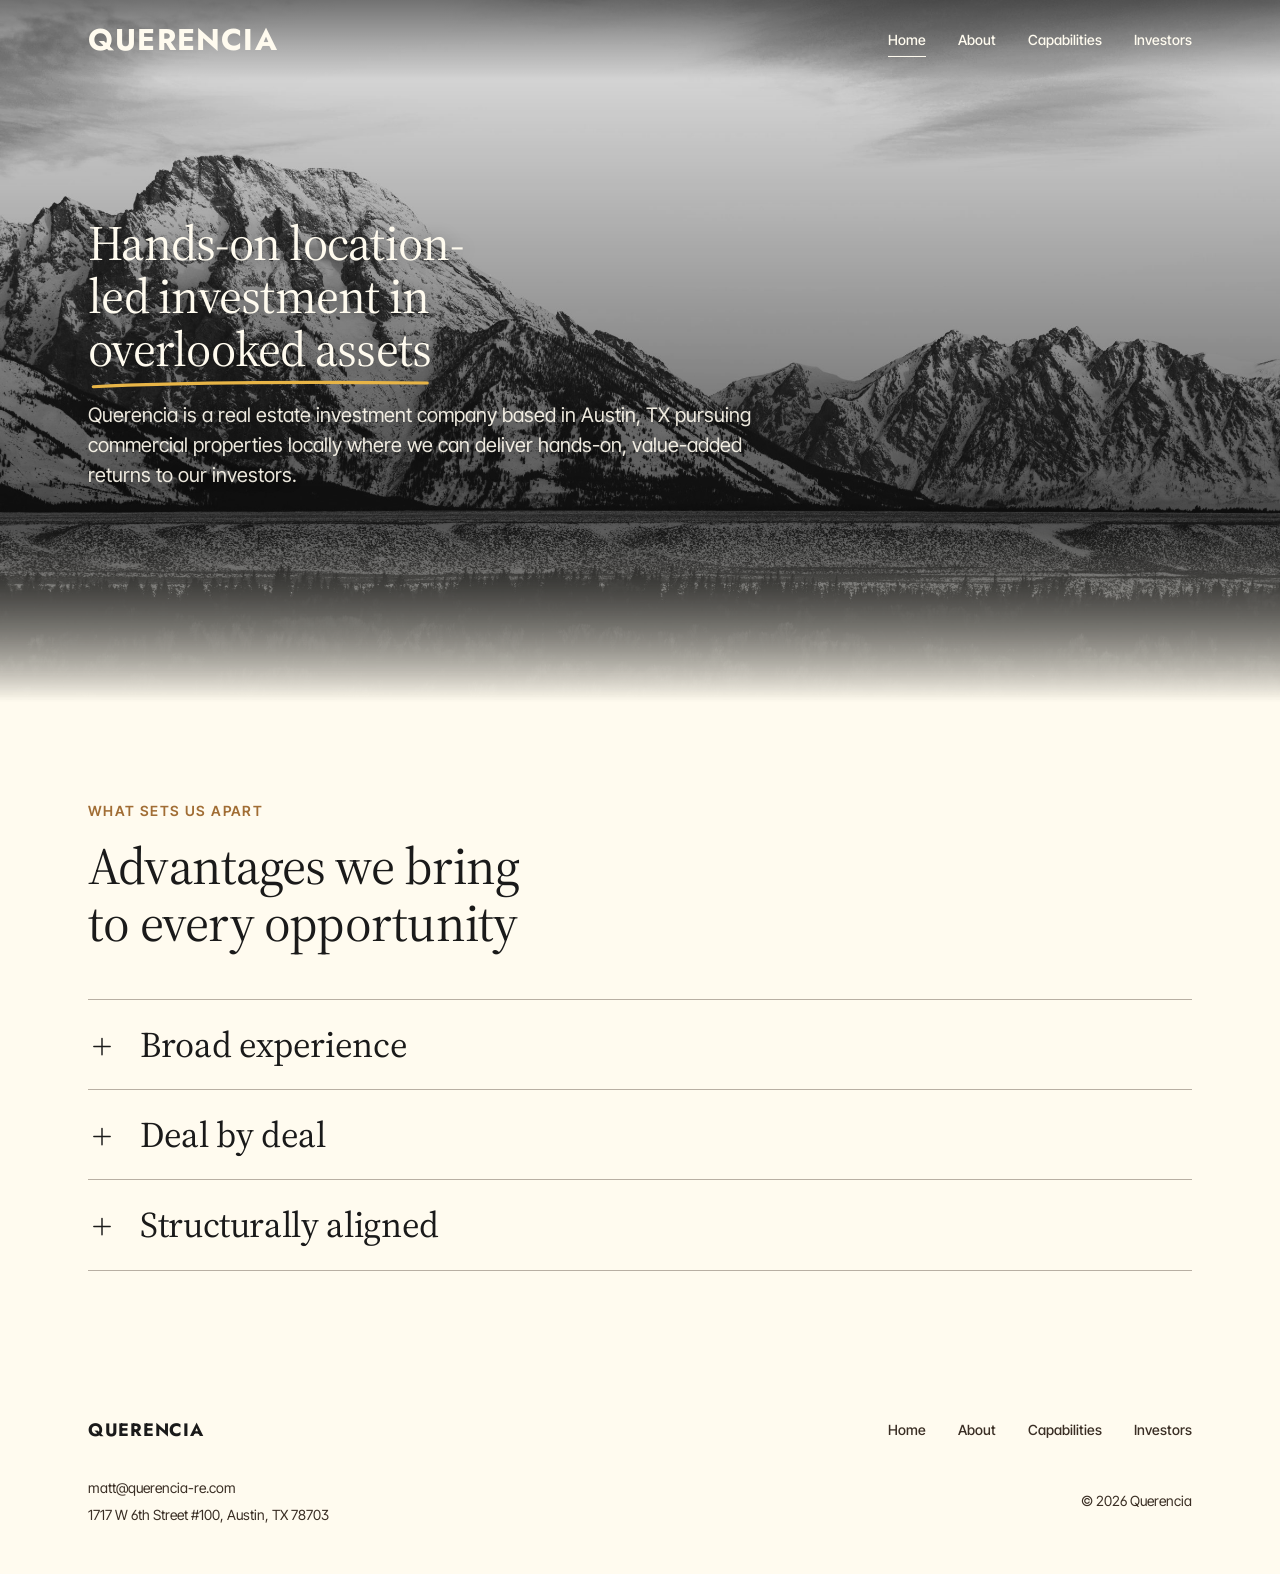
<file: index.html>
<!doctype html>
<html lang="en">
<head>
  <meta charset="utf-8" />
  <meta name="viewport" content="width=device-width, initial-scale=1" />
  <title>Querencia</title>
  <meta name="description" content="Querencia is a real estate investment company based in Austin, TX pursuing $1–20mm acquisitions in Central Texas." />
  <link rel="canonical" href="https://querencia-re.com/" />

  <link rel="preconnect" href="https://fonts.googleapis.com">
  <link rel="preconnect" href="https://fonts.gstatic.com" crossorigin>
  <link rel="stylesheet" href="https://fonts.googleapis.com/css2?family=Inter+Tight:ital,wght@0,400;0,500;0,600;0,700;1,400&family=Jost:wght@500;600;700&family=Source+Serif+4:ital,wght@0,400;0,600;1,400&display=swap">

  <link rel="stylesheet" href="styles.css">
</head>
<body>
  <a class="skip-link" href="#main">Skip to content</a>

  <header class="site-header">
    <div class="container">
      <a class="wordmark" href="/" aria-label="Querencia — home">QUERENCIA</a>

      <nav class="site-nav site-nav--desktop" aria-label="Primary">
        <a class="nav-link" href="/" aria-current="page">Home</a>
        <a class="nav-link" href="/about">About</a>
        <a class="nav-link" href="/capabilities">Capabilities</a>
        <a class="nav-link" href="/investors">Investors</a>
      </nav>

      <button class="nav-toggle" aria-label="Open menu" aria-expanded="false" aria-controls="mobile-nav" type="button">
        <svg viewBox="0 0 24 24" fill="none" stroke="currentColor" stroke-width="1.75" stroke-linecap="round" aria-hidden="true">
          <path d="M12 5v14M5 12h14"/>
        </svg>
      </button>
    </div>

    <nav id="mobile-nav" class="site-nav--mobile" aria-label="Primary" aria-hidden="true">
      <div class="container">
        <a class="mobile-nav-link" href="/" aria-current="page" tabindex="-1">Home</a>
        <a class="mobile-nav-link" href="/about" tabindex="-1">About</a>
        <a class="mobile-nav-link" href="/capabilities" tabindex="-1">Capabilities</a>
        <a class="mobile-nav-link" href="/investors" tabindex="-1">Investors</a>
      </div>
    </nav>
  </header>

  <main id="main">
    <div class="page-shell">
      <section class="hero hero-home">
        <img class="hero-img" src="img/HomeBW.jpg" alt="Live oak canopy at golden hour, Central Texas" fetchpriority="high" />
        <div class="hero-scrim" aria-hidden="true"></div>
        <div class="hero-content">
          <div class="container">
            <h1>Hands-on location-led investment in <em>overlooked assets</em></h1>
            <p class="hero-sub">Querencia is a real estate investment company based in Austin, TX pursuing commercial properties locally where we can deliver hands-on, value-added returns to our investors.</p>
          </div>
        </div>
      </section>

      <section class="section">
        <div class="container">
          <div class="section-head">
            <span class="eyebrow">What sets us apart</span>
            <h2>Advantages we bring to every opportunity</h2>
          </div>

          <div class="accordion-list">
            <details class="accordion-item" name="principles">
              <summary>
                <span class="accordion-icon" aria-hidden="true">
                  <svg viewBox="0 0 24 24" fill="none" stroke="currentColor" stroke-width="1.25" stroke-linecap="round">
                    <path d="M12 5v14M5 12h14" />
                  </svg>
                </span>
                <span>Broad experience</span>
              </summary>
              <div class="accordion-content">
                <p>Most lower-middle-market sponsors have experience limiting them to pursue one asset type. It helps them raise capital but ties their hands when their strategy falls out of favor, leaving them either chasing deals that no longer pencil, accepting lower returns, or sitting out of cycles entirely.</p>
                <p>Our principal's experience spans transacting on &gt; $685MM of properties and investing &gt; $230MM into nearly every asset class, from multifamily to mobile home parks, shopping centers to industrial buildings, hotels to creative office, and across 10+ MSAs. Our depth of experience in a broad range of asset types and geographies allows us to form a thesis, identify and mitigate the real risks, and get ahead of capital. This enables us to bring our investors the best available opportunity at any point in the cycle.</p>
              </div>
            </details>

            <details class="accordion-item" name="principles">
              <summary>
                <span class="accordion-icon" aria-hidden="true">
                  <svg viewBox="0 0 24 24" fill="none" stroke="currentColor" stroke-width="1.25" stroke-linecap="round">
                    <path d="M12 5v14M5 12h14" />
                  </svg>
                </span>
                <span>Deal by deal</span>
              </summary>
              <div class="accordion-content">
                <p>We offer investments on a deal-by-deal basis. Capital and risk are matched deliberately, allowing investors to see the asset, the structure, and the business plan before committing.</p>
              </div>
            </details>

            <details class="accordion-item" name="principles">
              <summary>
                <span class="accordion-icon" aria-hidden="true">
                  <svg viewBox="0 0 24 24" fill="none" stroke="currentColor" stroke-width="1.25" stroke-linecap="round">
                    <path d="M12 5v14M5 12h14" />
                  </svg>
                </span>
                <span>Structurally aligned</span>
              </summary>
              <div class="accordion-content">
                <p>A lean team lets us build each deal around a performance-oriented structure. Most institutional sponsors carry large overhead requiring them to tack fees onto every service they offer, earning substantial economics before a single dollar is returned to investors.</p>
                <p>We are built to earn the bulk of our compensation on the back-end, when our investors are thrilled to pay it.</p>
              </div>
            </details>
          </div>
        </div>
      </section>
    </div>
  </main>

  <footer class="site-footer">
    <div class="container">
      <div class="footer-top">
        <a class="footer-wordmark" href="/" aria-label="Querencia — home">QUERENCIA</a>
        <nav class="footer-nav" aria-label="Footer">
          <a class="footer-nav-link" href="/">Home</a>
          <a class="footer-nav-link" href="/about">About</a>
          <a class="footer-nav-link" href="/capabilities">Capabilities</a>
          <a class="footer-nav-link" href="/investors">Investors</a>
        </nav>
      </div>
      <div class="footer-meta">
        <div class="footer-contact">
          <a href="mailto:matt@querencia-re.com">matt@querencia-re.com</a>
          <span class="footer-address">1717 W 6th Street #100, Austin, TX 78703</span>
        </div>
        <span>© 2026 Querencia</span>
      </div>
    </div>
  </footer>

  <script src="site.js" defer></script>
</body>
</html>
</file>
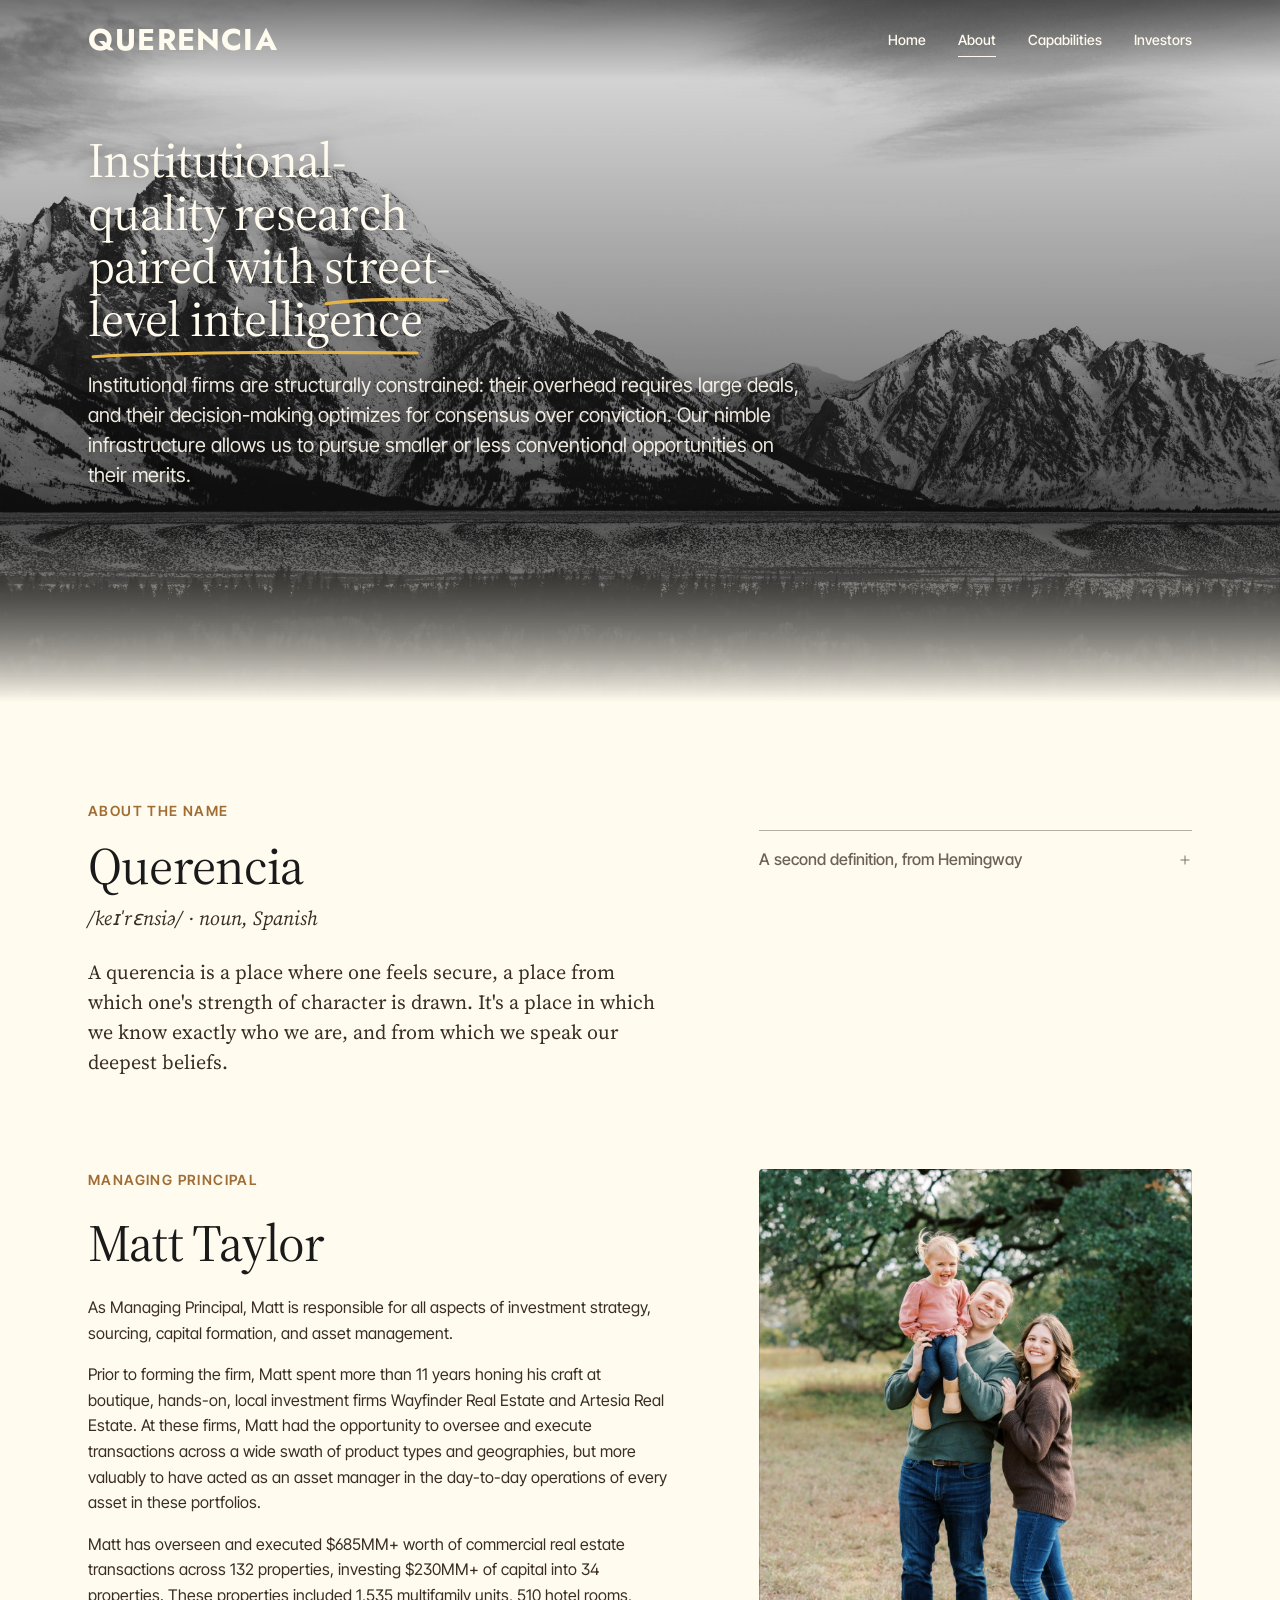
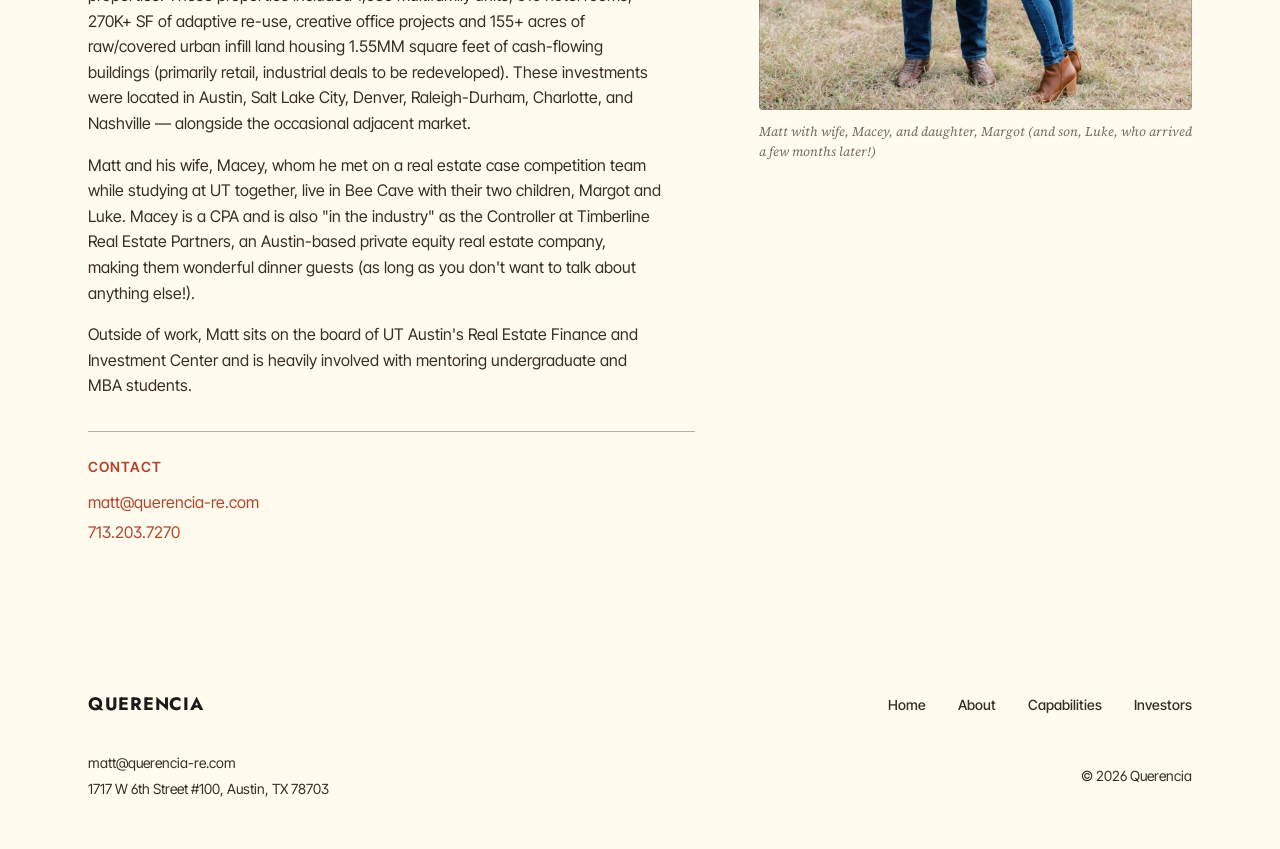
<file: about.html>
<!doctype html>
<html lang="en">
<head>
  <meta charset="utf-8" />
  <meta name="viewport" content="width=device-width, initial-scale=1" />
  <title>Querencia: About</title>
  <meta name="description" content="About Querencia — small-team, location-led real estate investment in Central Texas." />
  <link rel="canonical" href="https://querencia-re.com/about" />

  <link rel="preconnect" href="https://fonts.googleapis.com">
  <link rel="preconnect" href="https://fonts.gstatic.com" crossorigin>
  <link rel="stylesheet" href="https://fonts.googleapis.com/css2?family=Inter+Tight:ital,wght@0,400;0,500;0,600;0,700;1,400&family=Jost:wght@500;600;700&family=Source+Serif+4:ital,wght@0,400;0,600;1,400&display=swap">

  <link rel="stylesheet" href="styles.css">
</head>
<body>
  <a class="skip-link" href="#main">Skip to content</a>

  <header class="site-header">
    <div class="container">
      <a class="wordmark" href="/" aria-label="Querencia — home">QUERENCIA</a>

      <nav class="site-nav site-nav--desktop" aria-label="Primary">
        <a class="nav-link" href="/">Home</a>
        <a class="nav-link" href="/about" aria-current="page">About</a>
        <a class="nav-link" href="/capabilities">Capabilities</a>
        <a class="nav-link" href="/investors">Investors</a>
      </nav>

      <button class="nav-toggle" aria-label="Open menu" aria-expanded="false" aria-controls="mobile-nav" type="button">
        <svg viewBox="0 0 24 24" fill="none" stroke="currentColor" stroke-width="1.75" stroke-linecap="round" aria-hidden="true">
          <path d="M12 5v14M5 12h14"/>
        </svg>
      </button>
    </div>

    <nav id="mobile-nav" class="site-nav--mobile" aria-label="Primary" aria-hidden="true">
      <div class="container">
        <a class="mobile-nav-link" href="/" tabindex="-1">Home</a>
        <a class="mobile-nav-link" href="/about" aria-current="page" tabindex="-1">About</a>
        <a class="mobile-nav-link" href="/capabilities" tabindex="-1">Capabilities</a>
        <a class="mobile-nav-link" href="/investors" tabindex="-1">Investors</a>
      </div>
    </nav>
  </header>

  <main id="main">
    <div class="page-shell">
      <section class="hero">
        <img class="hero-img" src="img/HomeBW.jpg" alt="Central Texas oaks at dusk" fetchpriority="high" />
        <div class="hero-scrim" aria-hidden="true"></div>
        <div class="hero-content">
          <div class="container">
            <h1>Institutional-quality research paired with <em>street-level intelligence</em></h1>
            <p class="hero-sub">Institutional firms are structurally constrained: their overhead requires large deals, and their decision-making optimizes for consensus over conviction. Our nimble infrastructure allows us to pursue smaller or less conventional opportunities on their merits.</p>
          </div>
        </div>
      </section>

      <section class="section section--bottom-36">
        <div class="container">
          <div class="two-col">
            <div>
              <span class="eyebrow">About the name</span>
              <h2 class="chapter-headline" style="margin-bottom: var(--space-2);">Querencia</h2>
              <p class="editorial-body" style="line-height: 1.5; color: var(--text-body); max-width: 580px; font-size: 20px; font-style: italic; margin: 0 0 var(--space-6) 0;">
                /keɪˈrɛnsiə/ &middot; noun, Spanish
              </p>
              <p class="editorial-body" style="line-height: 1.5; color: var(--text-body); max-width: 580px; font-size: 20px;">
                A querencia is a place where one feels secure, a place from which one's strength of character is drawn. It's a place in which we know exactly who we are, and from which we speak our deepest beliefs.
              </p>
            </div>
            <div>
              <details class="disclosure disclosure--muted">
                <summary>
                  <span>A second definition, from Hemingway</span>
                  <svg class="disclosure-icon" viewBox="0 0 24 24" fill="none" stroke="currentColor" stroke-width="1.5" stroke-linecap="round" aria-hidden="true">
                    <path d="M12 5v14M5 12h14" />
                  </svg>
                </summary>
                <div class="disclosure-content">
                  <p class="editorial-body" style="font-family: var(--font-serif); font-style: italic; font-size: 16px;">
                    In Hemingway's <em>Death in the Afternoon</em>, he described it as a place the bull naturally wants to go in the ring, a preferred locality… It is a place which develops in the course of the fight where the bull makes his home. It does not usually show at once, but develops in his brain as the fight goes on. In this place he feels that he has his back against the wall and in his querencia he is inestimably more dangerous and almost impossible to kill.
                  </p>
                </div>
              </details>
            </div>
          </div>
        </div>
      </section>

      <section class="section section--cream section--top-36">
        <div class="container">
          <div class="principal">
            <figure class="principal-photo-wrap">
              <img class="principal-photo" src="img/matt.jpg" alt="Matt Taylor, Managing Principal" />
              <figcaption class="principal-caption">
                Matt with wife, Macey, and daughter, Margot (and son, Luke, who arrived a few months later!)
              </figcaption>
            </figure>
            <div class="principal-bio">
              <span class="principal-title">Managing Principal</span>
              <h3 class="principal-name">Matt Taylor</h3>

              <div style="margin-top: var(--space-6);">
                <p>As Managing Principal, Matt is responsible for all aspects of investment strategy, sourcing, capital formation, and asset management.</p>
                <p>Prior to forming the firm, Matt spent more than 11 years honing his craft at boutique, hands-on, local investment firms Wayfinder Real Estate and Artesia Real Estate. At these firms, Matt had the opportunity to oversee and execute transactions across a wide swath of product types and geographies, but more valuably to have acted as an asset manager in the day-to-day operations of every asset in these portfolios.</p>
                <p>Matt has overseen and executed $685MM+ worth of commercial real estate transactions across 132 properties, investing $230MM+ of capital into 34 properties. These properties included 1,535 multifamily units, 510 hotel rooms, 270K+ SF of adaptive re-use, creative office projects and 155+ acres of raw/covered urban infill land housing 1.55MM square feet of cash-flowing buildings (primarily retail, industrial deals to be redeveloped). These investments were located in Austin, Salt Lake City, Denver, Raleigh-Durham, Charlotte, and Nashville — alongside the occasional adjacent market.</p>
                <p>Matt and his wife, Macey, whom he met on a real estate case competition team while studying at UT together, live in Bee Cave with their two children, Margot and Luke. Macey is a CPA and is also "in the industry" as the Controller at Timberline Real Estate Partners, an Austin-based private equity real estate company, making them wonderful dinner guests (as long as you don't want to talk about anything else!).</p>
                <p>Outside of work, Matt sits on the board of UT Austin's Real Estate Finance and Investment Center and is heavily involved with mentoring undergraduate and MBA students.</p>
              </div>

              <div class="contact-block">
                Contact
                <div class="contact-rows">
                  <a href="mailto:matt@querencia-re.com">matt@querencia-re.com</a>
                  <a href="tel:+17132037270">713.203.7270</a>
                </div>
              </div>
            </div>
          </div>
        </div>
      </section>
    </div>
  </main>

  <footer class="site-footer">
    <div class="container">
      <div class="footer-top">
        <a class="footer-wordmark" href="/" aria-label="Querencia — home">QUERENCIA</a>
        <nav class="footer-nav" aria-label="Footer">
          <a class="footer-nav-link" href="/">Home</a>
          <a class="footer-nav-link" href="/about">About</a>
          <a class="footer-nav-link" href="/capabilities">Capabilities</a>
          <a class="footer-nav-link" href="/investors">Investors</a>
        </nav>
      </div>
      <div class="footer-meta">
        <div class="footer-contact">
          <a href="mailto:matt@querencia-re.com">matt@querencia-re.com</a>
          <span class="footer-address">1717 W 6th Street #100, Austin, TX 78703</span>
        </div>
        <span>© 2026 Querencia</span>
      </div>
    </div>
  </footer>

  <script src="site.js" defer></script>
</body>
</html>
</file>
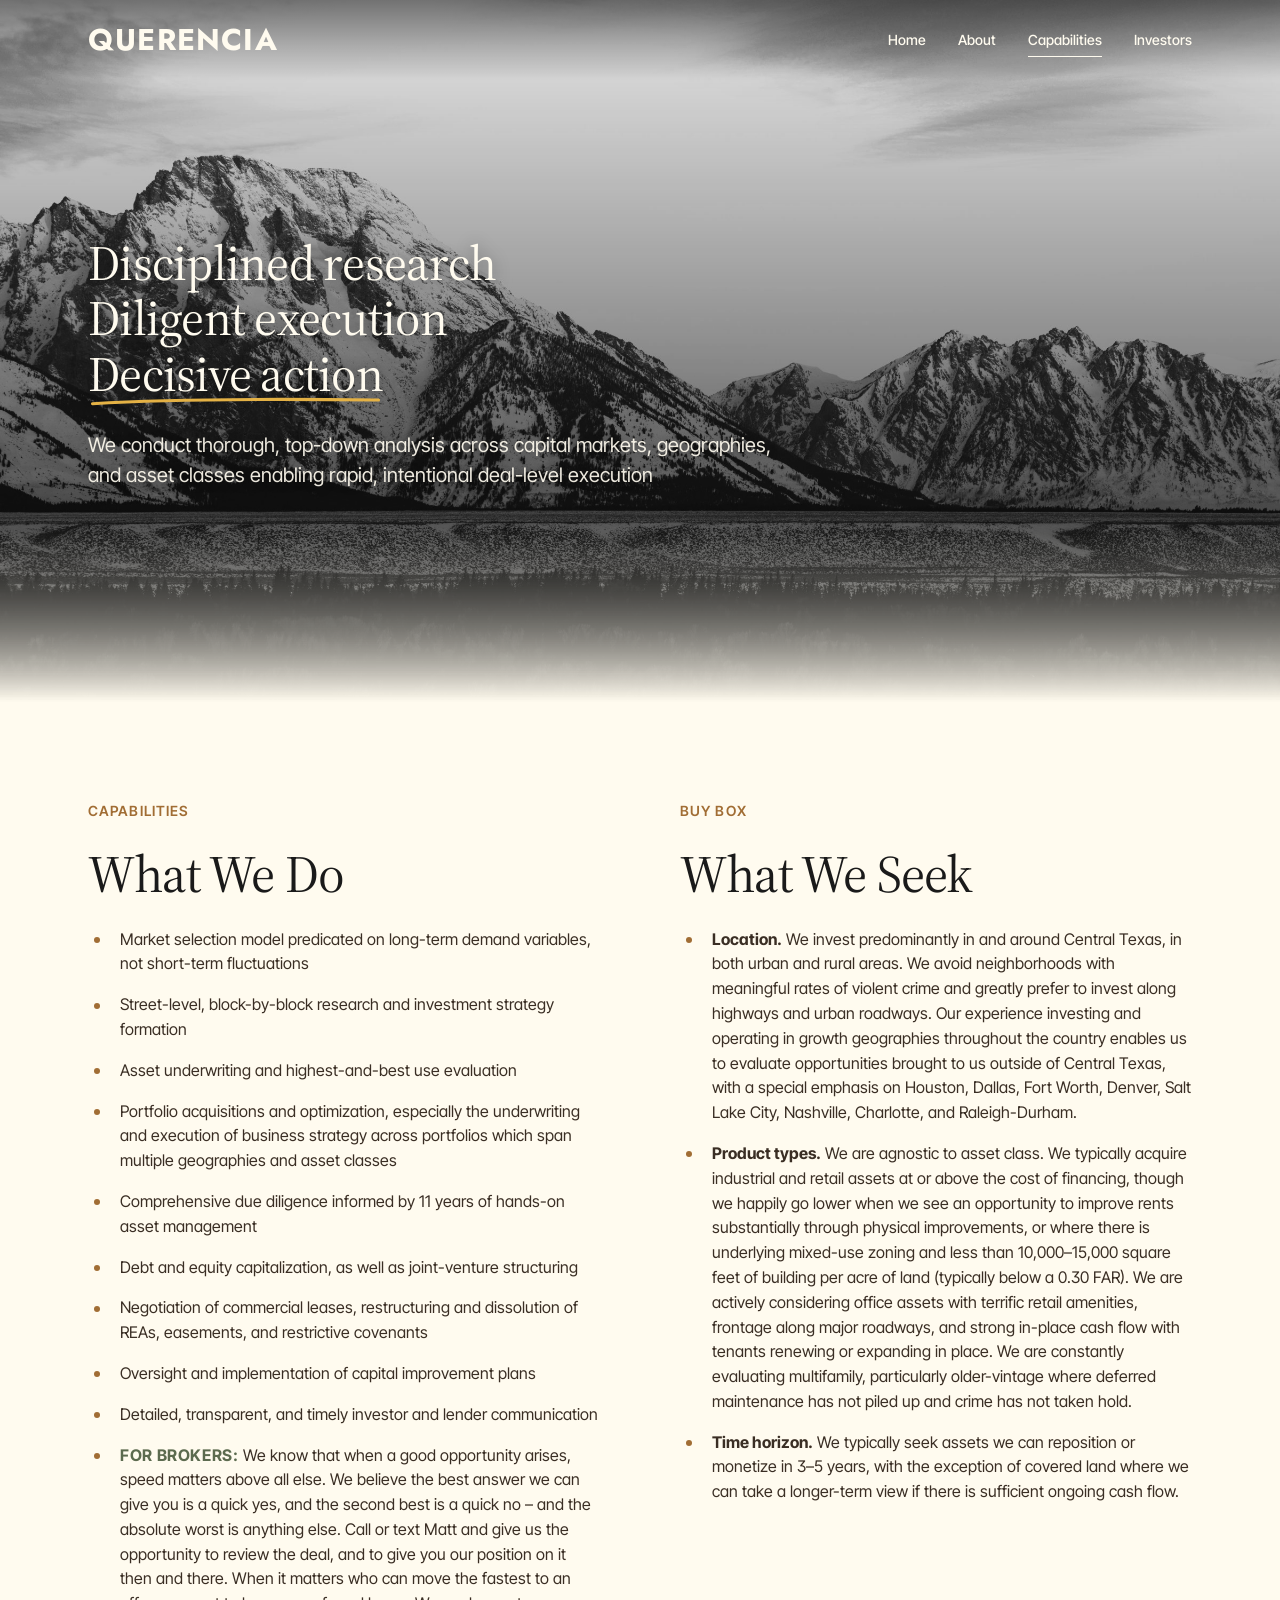
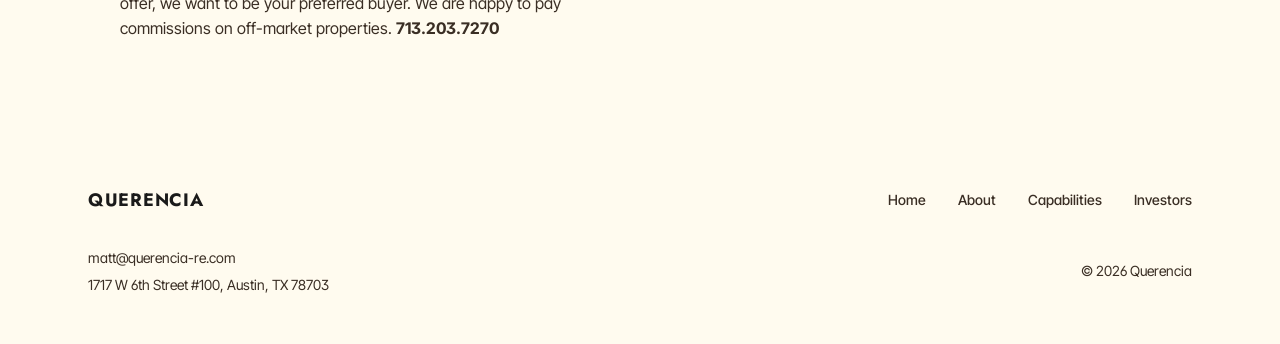
<file: capabilities.html>
<!doctype html>
<html lang="en">
<head>
  <meta charset="utf-8" />
  <meta name="viewport" content="width=device-width, initial-scale=1" />
  <title>Querencia: Capabilities</title>
  <meta name="description" content="What we do and what we seek — Querencia's capabilities and buy box." />
  <link rel="canonical" href="https://querencia-re.com/capabilities" />

  <link rel="preconnect" href="https://fonts.googleapis.com">
  <link rel="preconnect" href="https://fonts.gstatic.com" crossorigin>
  <link rel="stylesheet" href="https://fonts.googleapis.com/css2?family=Inter+Tight:ital,wght@0,400;0,500;0,600;0,700;1,400&family=Jost:wght@500;600;700&family=Source+Serif+4:ital,wght@0,400;0,600;1,400&display=swap">

  <link rel="stylesheet" href="styles.css">
</head>
<body>
  <a class="skip-link" href="#main">Skip to content</a>

  <header class="site-header">
    <div class="container">
      <a class="wordmark" href="/" aria-label="Querencia — home">QUERENCIA</a>

      <nav class="site-nav site-nav--desktop" aria-label="Primary">
        <a class="nav-link" href="/">Home</a>
        <a class="nav-link" href="/about">About</a>
        <a class="nav-link" href="/capabilities" aria-current="page">Capabilities</a>
        <a class="nav-link" href="/investors">Investors</a>
      </nav>

      <button class="nav-toggle" aria-label="Open menu" aria-expanded="false" aria-controls="mobile-nav" type="button">
        <svg viewBox="0 0 24 24" fill="none" stroke="currentColor" stroke-width="1.75" stroke-linecap="round" aria-hidden="true">
          <path d="M12 5v14M5 12h14"/>
        </svg>
      </button>
    </div>

    <nav id="mobile-nav" class="site-nav--mobile" aria-label="Primary" aria-hidden="true">
      <div class="container">
        <a class="mobile-nav-link" href="/" tabindex="-1">Home</a>
        <a class="mobile-nav-link" href="/about" tabindex="-1">About</a>
        <a class="mobile-nav-link" href="/capabilities" aria-current="page" tabindex="-1">Capabilities</a>
        <a class="mobile-nav-link" href="/investors" tabindex="-1">Investors</a>
      </div>
    </nav>
  </header>

  <main id="main">
    <div class="page-shell">
      <section class="hero">
        <img class="hero-img" src="img/HomeBW.jpg" alt="Live oak canopy at golden hour, Central Texas" fetchpriority="high" />
        <div class="hero-scrim" aria-hidden="true"></div>
        <div class="hero-content">
          <div class="container">
            <div class="tagline-stack">
              <span>Disciplined research</span>
              <span>Diligent execution</span>
              <span class="tagline-accent">Decisive action</span>
            </div>
            <p class="hero-sub">We conduct thorough, top-down analysis across capital markets, geographies, and asset classes enabling rapid, intentional deal-level execution</p>
          </div>
        </div>
      </section>

      <section class="section">
        <div class="container">
          <div class="two-col two-col--equal">
            <div>
              <div class="chapter">
                <span class="eyebrow-rule">Capabilities</span>
                <h2 class="chapter-headline">What We Do</h2>
              </div>
              <ul class="bullet-dot-list">
                <li>Market selection model predicated on long-term demand variables, not short-term fluctuations</li>
                <li>Street-level, block-by-block research and investment strategy formation</li>
                <li>Asset underwriting and highest-and-best use evaluation</li>
                <li>Portfolio acquisitions and optimization, especially the underwriting and execution of business strategy across portfolios which span multiple geographies and asset classes</li>
                <li>Comprehensive due diligence informed by 11 years of hands-on asset management</li>
                <li>Debt and equity capitalization, as well as joint-venture structuring</li>
                <li>Negotiation of commercial leases, restructuring and dissolution of REAs, easements, and restrictive covenants</li>
                <li>Oversight and implementation of capital improvement plans</li>
                <li>Detailed, transparent, and timely investor and lender communication</li>
                <li>
                  <strong style="color: var(--editorial); letter-spacing: 0.04em;">FOR BROKERS:</strong>
                  We know that when a good opportunity arises, speed matters above all else. We believe the best answer we can give you is a quick yes, and the second best is a quick no – and the absolute worst is anything else. Call or text Matt and give us the opportunity to review the deal, and to give you our position on it then and there. When it matters who can move the fastest to an offer, we want to be your preferred buyer. We are happy to pay commissions on off-market properties.
                  <a href="tel:+17132037270" style="color: inherit; text-decoration: none; font-weight: 700; white-space: nowrap;">713.203.7270</a>
                </li>
              </ul>
            </div>

            <div>
              <div class="chapter">
                <span class="eyebrow-rule">Buy Box</span>
                <h2 class="chapter-headline">What We Seek</h2>
              </div>
              <ul class="bullet-dot-list">
                <li><strong>Location.</strong> We invest predominantly in and around Central Texas, in both urban and rural areas. We avoid neighborhoods with meaningful rates of violent crime and greatly prefer to invest along highways and urban roadways. Our experience investing and operating in growth geographies throughout the country enables us to evaluate opportunities brought to us outside of Central Texas, with a special emphasis on Houston, Dallas, Fort Worth, Denver, Salt Lake City, Nashville, Charlotte, and Raleigh-Durham.</li>
                <li><strong>Product types.</strong> We are agnostic to asset class. We typically acquire industrial and retail assets at or above the cost of financing, though we happily go lower when we see an opportunity to improve rents substantially through physical improvements, or where there is underlying mixed-use zoning and less than 10,000–15,000 square feet of building per acre of land (typically below a 0.30 FAR). We are actively considering office assets with terrific retail amenities, frontage along major roadways, and strong in-place cash flow with tenants renewing or expanding in place. We are constantly evaluating multifamily, particularly older-vintage where deferred maintenance has not piled up and crime has not taken hold.</li>
                <li><strong>Time horizon.</strong> We typically seek assets we can reposition or monetize in 3–5 years, with the exception of covered land where we can take a longer-term view if there is sufficient ongoing cash flow.</li>
              </ul>
            </div>
          </div>
        </div>
      </section>
    </div>
  </main>

  <footer class="site-footer">
    <div class="container">
      <div class="footer-top">
        <a class="footer-wordmark" href="/" aria-label="Querencia — home">QUERENCIA</a>
        <nav class="footer-nav" aria-label="Footer">
          <a class="footer-nav-link" href="/">Home</a>
          <a class="footer-nav-link" href="/about">About</a>
          <a class="footer-nav-link" href="/capabilities">Capabilities</a>
          <a class="footer-nav-link" href="/investors">Investors</a>
        </nav>
      </div>
      <div class="footer-meta">
        <div class="footer-contact">
          <a href="mailto:matt@querencia-re.com">matt@querencia-re.com</a>
          <span class="footer-address">1717 W 6th Street #100, Austin, TX 78703</span>
        </div>
        <span>© 2026 Querencia</span>
      </div>
    </div>
  </footer>

  <script src="site.js" defer></script>
</body>
</html>
</file>
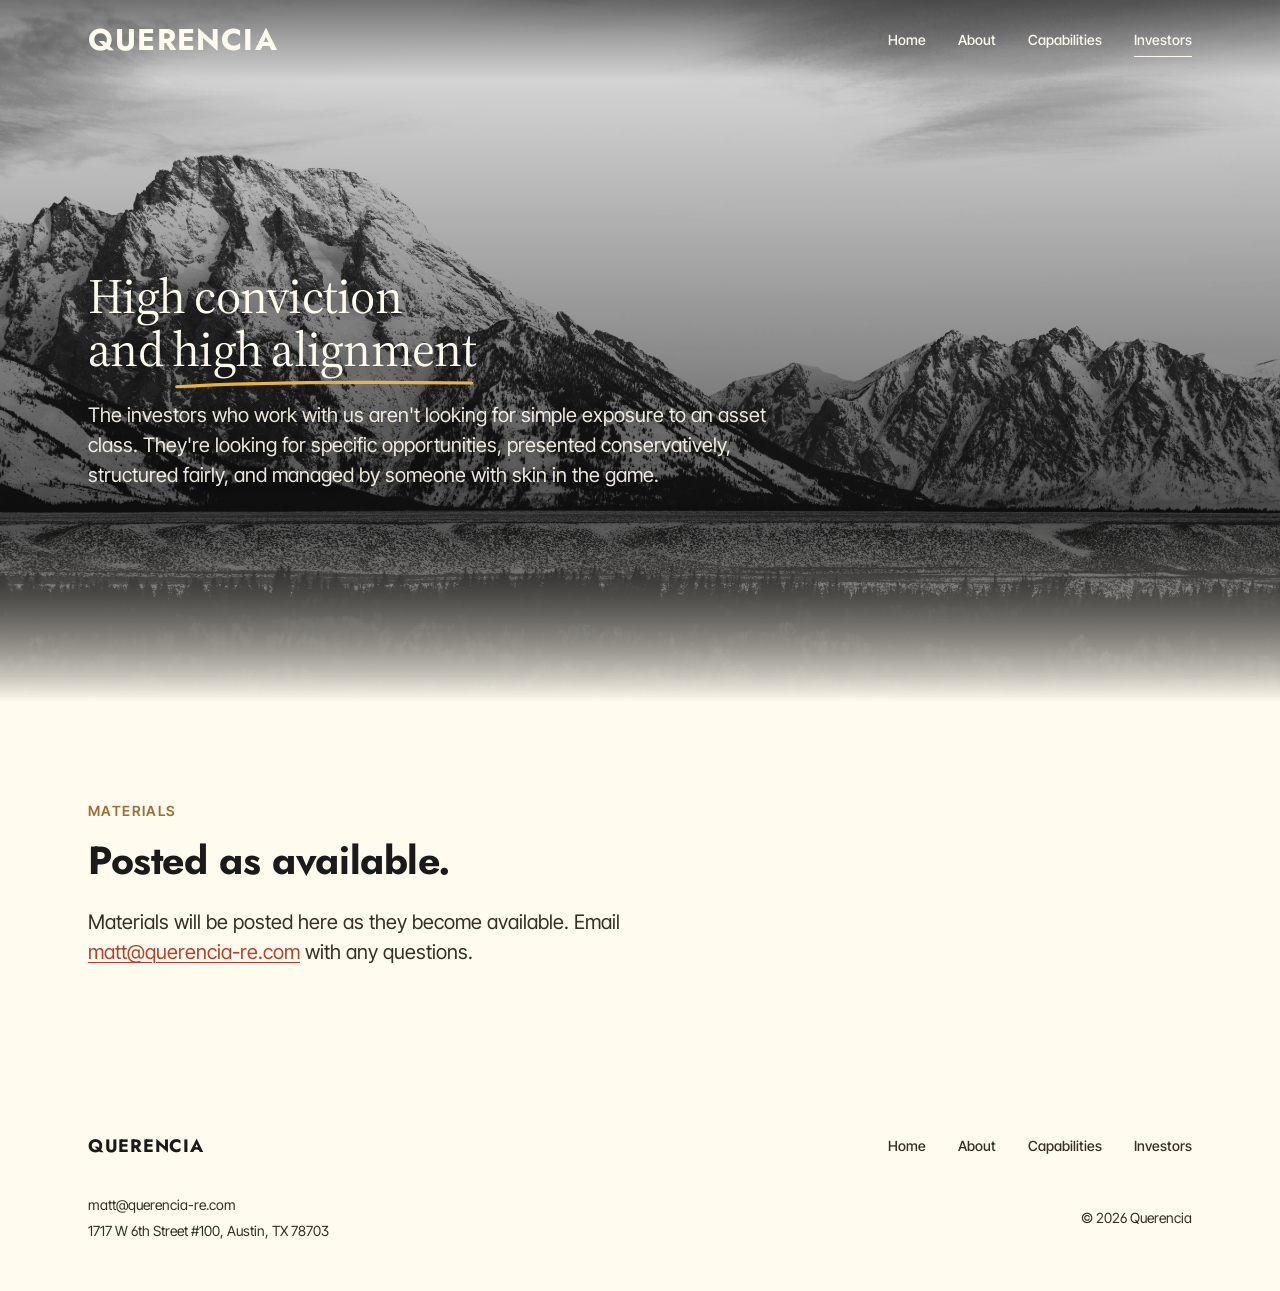
<file: investors-confidential.html>
<!doctype html>
<html lang="en">
<head>
  <meta charset="utf-8" />
  <meta name="viewport" content="width=device-width, initial-scale=1" />
  <meta name="robots" content="noindex, nofollow" />
  <title>Querencia: Investors Confidential</title>
  <meta name="description" content="Confidential investor materials." />

  <link rel="preconnect" href="https://fonts.googleapis.com">
  <link rel="preconnect" href="https://fonts.gstatic.com" crossorigin>
  <link rel="stylesheet" href="https://fonts.googleapis.com/css2?family=Inter+Tight:ital,wght@0,400;0,500;0,600;0,700;1,400&family=Jost:wght@500;600;700&family=Source+Serif+4:ital,wght@0,400;0,600;1,400&display=swap">

  <link rel="stylesheet" href="styles.css">
</head>
<body>
  <a class="skip-link" href="#main">Skip to content</a>

  <header class="site-header">
    <div class="container">
      <a class="wordmark" href="/" aria-label="Querencia — home">QUERENCIA</a>

      <nav class="site-nav site-nav--desktop" aria-label="Primary">
        <a class="nav-link" href="/">Home</a>
        <a class="nav-link" href="/about">About</a>
        <a class="nav-link" href="/capabilities">Capabilities</a>
        <a class="nav-link" href="/investors" aria-current="page">Investors</a>
      </nav>

      <button class="nav-toggle" aria-label="Open menu" aria-expanded="false" aria-controls="mobile-nav" type="button">
        <svg viewBox="0 0 24 24" fill="none" stroke="currentColor" stroke-width="1.75" stroke-linecap="round" aria-hidden="true">
          <path d="M12 5v14M5 12h14"/>
        </svg>
      </button>
    </div>

    <nav id="mobile-nav" class="site-nav--mobile" aria-label="Primary" aria-hidden="true">
      <div class="container">
        <a class="mobile-nav-link" href="/" tabindex="-1">Home</a>
        <a class="mobile-nav-link" href="/about" tabindex="-1">About</a>
        <a class="mobile-nav-link" href="/capabilities" tabindex="-1">Capabilities</a>
        <a class="mobile-nav-link" href="/investors" aria-current="page" tabindex="-1">Investors</a>
      </div>
    </nav>
  </header>

  <main id="main">
    <div class="page-shell">
      <section class="hero">
        <img class="hero-img" src="img/HomeBW.jpg" alt="Live oak canopy at golden hour, Central Texas" fetchpriority="high" />
        <div class="hero-scrim" aria-hidden="true"></div>
        <div class="hero-content">
          <div class="container">
            <h1>High conviction and <em>high alignment</em></h1>
            <p class="hero-sub">The investors who work with us aren't looking for simple exposure to an asset class. They're looking for specific opportunities, presented conservatively, structured fairly, and managed by someone with skin in the game.</p>
          </div>
        </div>
      </section>

      <section class="section">
        <div class="container">
          <div class="prose">
            <span class="eyebrow">Materials</span>
            <h2 style="margin-bottom: var(--space-6);">Posted as available.</h2>
            <p style="font-size: var(--text-lg); line-height: 1.5;">
              Materials will be posted here as they become available. Email
              <a class="link-inline" href="mailto:matt@querencia-re.com">matt@querencia-re.com</a>
              with any questions.
            </p>
          </div>
        </div>
      </section>
    </div>
  </main>

  <footer class="site-footer">
    <div class="container">
      <div class="footer-top">
        <a class="footer-wordmark" href="/" aria-label="Querencia — home">QUERENCIA</a>
        <nav class="footer-nav" aria-label="Footer">
          <a class="footer-nav-link" href="/">Home</a>
          <a class="footer-nav-link" href="/about">About</a>
          <a class="footer-nav-link" href="/capabilities">Capabilities</a>
          <a class="footer-nav-link" href="/investors">Investors</a>
        </nav>
      </div>
      <div class="footer-meta">
        <div class="footer-contact">
          <a href="mailto:matt@querencia-re.com">matt@querencia-re.com</a>
          <span class="footer-address">1717 W 6th Street #100, Austin, TX 78703</span>
        </div>
        <span>© 2026 Querencia</span>
      </div>
    </div>
  </footer>

  <script src="site.js" defer></script>
</body>
</html>
</file>
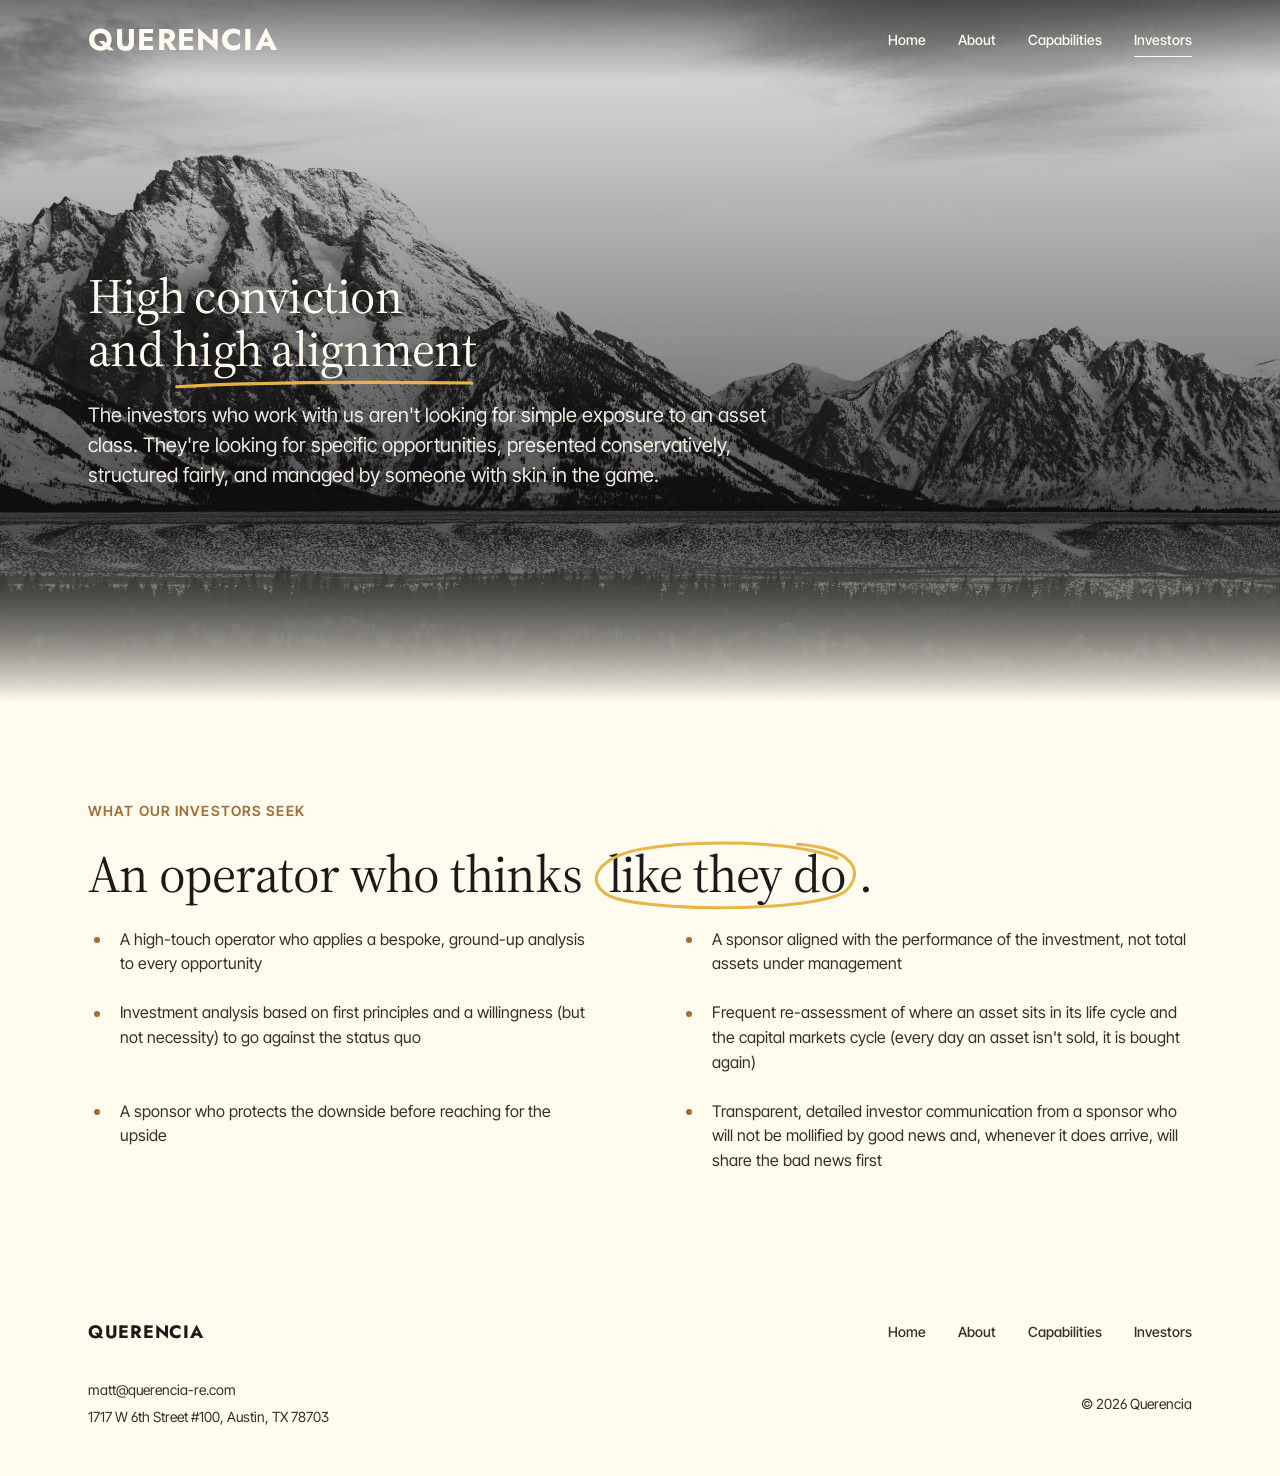
<file: investors.html>
<!doctype html>
<html lang="en">
<head>
  <meta charset="utf-8" />
  <meta name="viewport" content="width=device-width, initial-scale=1" />
  <title>Querencia: Investors</title>
  <meta name="description" content="What our investors seek — and access to investor materials." />
  <link rel="canonical" href="https://querencia-re.com/investors" />

  <link rel="preconnect" href="https://fonts.googleapis.com">
  <link rel="preconnect" href="https://fonts.gstatic.com" crossorigin>
  <link rel="stylesheet" href="https://fonts.googleapis.com/css2?family=Inter+Tight:ital,wght@0,400;0,500;0,600;0,700;1,400&family=Jost:wght@500;600;700&family=Source+Serif+4:ital,wght@0,400;0,600;1,400&display=swap">

  <link rel="stylesheet" href="styles.css">
</head>
<body>
  <a class="skip-link" href="#main">Skip to content</a>

  <header class="site-header">
    <div class="container">
      <a class="wordmark" href="/" aria-label="Querencia — home">QUERENCIA</a>

      <nav class="site-nav site-nav--desktop" aria-label="Primary">
        <a class="nav-link" href="/">Home</a>
        <a class="nav-link" href="/about">About</a>
        <a class="nav-link" href="/capabilities">Capabilities</a>
        <a class="nav-link" href="/investors" aria-current="page">Investors</a>
      </nav>

      <button class="nav-toggle" aria-label="Open menu" aria-expanded="false" aria-controls="mobile-nav" type="button">
        <svg viewBox="0 0 24 24" fill="none" stroke="currentColor" stroke-width="1.75" stroke-linecap="round" aria-hidden="true">
          <path d="M12 5v14M5 12h14"/>
        </svg>
      </button>
    </div>

    <nav id="mobile-nav" class="site-nav--mobile" aria-label="Primary" aria-hidden="true">
      <div class="container">
        <a class="mobile-nav-link" href="/" tabindex="-1">Home</a>
        <a class="mobile-nav-link" href="/about" tabindex="-1">About</a>
        <a class="mobile-nav-link" href="/capabilities" tabindex="-1">Capabilities</a>
        <a class="mobile-nav-link" href="/investors" aria-current="page" tabindex="-1">Investors</a>
      </div>
    </nav>
  </header>

  <main id="main">
    <div class="page-shell">
      <section class="hero">
        <img class="hero-img" src="img/HomeBW.jpg" alt="Live oak canopy at golden hour, Central Texas" fetchpriority="high" />
        <div class="hero-scrim" aria-hidden="true"></div>
        <div class="hero-content">
          <div class="container">
            <h1>High conviction and <em>high alignment</em></h1>
            <p class="hero-sub">The investors who work with us aren't looking for simple exposure to an asset class. They're looking for specific opportunities, presented conservatively, structured fairly, and managed by someone with skin in the game.</p>
          </div>
        </div>
      </section>

      <section class="section">
        <div class="container">
          <div class="chapter">
            <span class="eyebrow-rule">What Our Investors Seek</span>
            <h2 class="chapter-headline chapter-headline--wide">An operator who thinks <em>like they do</em>.</h2>
          </div>

          <ul class="bullet-dot-list bullet-dot-list--2col">
            <li>A high-touch operator who applies a bespoke, ground-up analysis to every opportunity</li>
            <li>A sponsor aligned with the performance of the investment, not total assets under management</li>
            <li>Investment analysis based on first principles and a willingness (but not necessity) to go against the status quo</li>
            <li>Frequent re-assessment of where an asset sits in its life cycle and the capital markets cycle (every day an asset isn't sold, it is bought again)</li>
            <li>A sponsor who protects the downside before reaching for the upside</li>
            <li>Transparent, detailed investor communication from a sponsor who will not be mollified by good news and, whenever it does arrive, will share the bad news first</li>
          </ul>
        </div>
      </section>
    </div>
  </main>

  <footer class="site-footer">
    <div class="container">
      <div class="footer-top">
        <a class="footer-wordmark" href="/" aria-label="Querencia — home">QUERENCIA</a>
        <nav class="footer-nav" aria-label="Footer">
          <a class="footer-nav-link" href="/">Home</a>
          <a class="footer-nav-link" href="/about">About</a>
          <a class="footer-nav-link" href="/capabilities">Capabilities</a>
          <a class="footer-nav-link" href="/investors">Investors</a>
        </nav>
      </div>
      <div class="footer-meta">
        <div class="footer-contact">
          <a href="mailto:matt@querencia-re.com">matt@querencia-re.com</a>
          <span class="footer-address">1717 W 6th Street #100, Austin, TX 78703</span>
        </div>
        <span>© 2026 Querencia</span>
      </div>
    </div>
  </footer>

  <script src="site.js" defer></script>
</body>
</html>
</file>
<file: styles.css>
/* ============================================================
   Querencia — design system tokens & base styles
   ============================================================ */

:root {
  --surface-primary: #FFFBEF;
  --surface-secondary: #FFF2C9;
  --border: #B8AFA3;

  --text-primary: #1A1A1A;
  --text-body: #3A2E24;

  --accent: #B5432A;
  --accent-hover: #9A3822;
  --editorial: #5C6B4F;
  --framing: #A16D34;
  --info: #4A5F6B;

  --focus-ring: #1A1A1A;

  --text-xs:   0.75rem;
  --text-sm:   0.875rem;
  --text-base: 1rem;
  --text-lg:   clamp(1.125rem, 1rem + 0.4vw, 1.25rem);
  --text-xl:   clamp(1.25rem, 1.1rem + 0.6vw, 1.5625rem);
  --text-2xl:  clamp(1.5rem, 1.3rem + 1vw, 1.95rem);
  --text-3xl:  clamp(1.875rem, 1.55rem + 1.4vw, 2.45rem);
  --text-4xl:  clamp(2.25rem, 1.8rem + 2vw, 3.0625rem);
  --text-5xl:  clamp(2.625rem, 2rem + 2.6vw, 3.8125rem);

  --space-1: 4px;
  --space-2: 8px;
  --space-3: 12px;
  --space-4: 16px;
  --space-6: 24px;
  --space-8: 32px;
  --space-12: 48px;
  --space-16: 64px;
  --space-24: 96px;
  --space-32: 128px;
  --space-48: 192px;

  --bp-sm: 640px;
  --bp-md: 768px;
  --bp-lg: 1024px;

  --font-sans: "Inter Tight", system-ui, -apple-system, "Segoe UI", sans-serif;
  --font-display: "Jost", "Inter Tight", system-ui, sans-serif;
  --font-serif: "Source Serif 4", Georgia, "Times New Roman", serif;
}

/* ---------- Reset / base ---------- */
*, *::before, *::after { box-sizing: border-box; }
html { -webkit-text-size-adjust: 100%; }
body {
  margin: 0;
  background: var(--surface-primary);
  color: var(--text-body);
  font-family: var(--font-sans);
  font-size: var(--text-base);
  line-height: 1.6;
  font-feature-settings: "ss01", "cv11";
  text-rendering: optimizeLegibility;
  -webkit-font-smoothing: antialiased;
}
img { max-width: 100%; display: block; }
button { font: inherit; cursor: pointer; }
a { color: inherit; }

h1, h2, h3, h4, h5, h6 {
  font-family: var(--font-display);
  color: var(--text-primary);
  font-weight: 700;
  margin: 0;
  text-wrap: balance;
}
h1 { font-size: var(--text-5xl); line-height: 1.05; letter-spacing: -0.02em; }
h2 { font-size: var(--text-3xl); line-height: 1.15; letter-spacing: -0.01em; }
h3 { font-size: var(--text-xl); line-height: 1.35; font-weight: 600; }

p { margin: 0 0 1em; text-wrap: pretty; }

:focus { outline: none; }
:focus-visible {
  outline: 2px solid var(--focus-ring);
  outline-offset: 2px;
  border-radius: 2px;
}

.skip-link {
  position: absolute; top: -100px; left: 16px;
  background: var(--text-primary); color: var(--surface-primary);
  padding: 12px 16px; border-radius: 4px;
  font-size: var(--text-sm); font-weight: 500;
  z-index: 100;
  transition: top 150ms cubic-bezier(0.2,0,0.2,1);
}
.skip-link:focus-visible { top: 16px; }

/* ---------- Layout primitives ---------- */
.container {
  width: 100%;
  max-width: 1200px;
  margin-inline: auto;
  padding-inline: 16px;
}
@media (min-width: 640px)  { .container { padding-inline: 24px; } }
@media (min-width: 768px)  { .container { padding-inline: 32px; } }
@media (min-width: 1024px) { .container { padding-inline: 48px; } }

.prose { max-width: 65ch; }
.prose p { line-height: 1.6; }
.prose-wide { max-width: 75ch; }

/* ---------- Header ---------- */
.site-header {
  position: absolute;
  top: 0; left: 0; right: 0;
  z-index: 10;
  height: 64px;
  display: flex;
  align-items: center;
  background: linear-gradient(to bottom, rgba(0,0,0,0.5) 0%, rgba(0,0,0,0) 100%);
}
@media (min-width: 768px) { .site-header { height: 80px; } }

.site-header > .container {
  display: flex;
  align-items: center;
  justify-content: space-between;
  gap: var(--space-6);
}

.wordmark {
  font-family: var(--font-display);
  font-weight: 700;
  font-size: 1.6875rem;
  letter-spacing: 0.04em;
  color: #FFFBEF;
  text-decoration: none;
  background: none; border: none; padding: 0;
  line-height: 1;
}
@media (min-width: 768px) { .wordmark { font-size: 1.875rem; } }

.site-nav {
  display: flex;
  align-items: center;
  gap: var(--space-6);
}
@media (min-width: 768px) { .site-nav { gap: var(--space-8); } }

.nav-link {
  font-family: var(--font-sans);
  font-size: var(--text-sm);
  font-weight: 500;
  color: #FFFBEF;
  background: none; border: none; padding: 4px 0;
  text-decoration: none;
  position: relative;
  transition: color 120ms cubic-bezier(0.2,0,0.2,1);
}
.nav-link::after {
  content: "";
  position: absolute;
  left: 0; right: 0; bottom: -2px;
  height: 1px;
  background: currentColor;
  transform: scaleX(0);
  transform-origin: left;
  transition: transform 150ms cubic-bezier(0.2,0,0.2,1);
}
.nav-link:hover::after,
.nav-link[aria-current="page"]::after { transform: scaleX(1); }

/* Nav toggle — mobile only */
.nav-toggle {
  display: none;
  align-items: center;
  justify-content: center;
  width: 44px;
  height: 44px;
  padding: 0;
  background: transparent;
  border: none;
  color: #FFFBEF;
  transition: transform 240ms cubic-bezier(0.2,0,0.2,1);
}
.nav-toggle svg {
  width: 26px;
  height: 26px;
  display: block;
  transition: transform 240ms cubic-bezier(0.2,0,0.2,1);
}
.nav-toggle:hover { opacity: 0.85; }
.nav-toggle.is-open svg { transform: rotate(45deg); }

.site-nav--mobile {
  display: none;
  position: absolute;
  top: 100%;
  left: 0;
  right: 0;
  background: transparent;
  max-height: 0;
  overflow: hidden;
  transition: max-height 240ms cubic-bezier(0.2,0,0.2,1);
  pointer-events: none;
}
.site-nav--mobile.is-open {
  max-height: 400px;
  pointer-events: auto;
}
.site-nav--mobile .container {
  display: flex;
  flex-direction: column;
  align-items: flex-end;
  gap: var(--space-4);
  padding-block: var(--space-4) var(--space-6);
}
.mobile-nav-link {
  font-family: var(--font-sans);
  font-size: var(--text-base);
  font-weight: 500;
  color: #FFFBEF;
  background: none;
  border: none;
  padding: 6px 0;
  text-align: right;
  text-decoration: none;
  cursor: pointer;
  text-shadow: 0 1px 8px rgba(0, 0, 0, 0.4);
  opacity: 0;
  transform: translateY(-4px);
  transition: opacity 200ms cubic-bezier(0.2,0,0.2,1), transform 200ms cubic-bezier(0.2,0,0.2,1);
}
.site-nav--mobile.is-open .mobile-nav-link {
  opacity: 1;
  transform: translateY(0);
}
.site-nav--mobile.is-open .mobile-nav-link:nth-child(1) { transition-delay: 40ms; }
.site-nav--mobile.is-open .mobile-nav-link:nth-child(2) { transition-delay: 80ms; }
.site-nav--mobile.is-open .mobile-nav-link:nth-child(3) { transition-delay: 120ms; }
.site-nav--mobile.is-open .mobile-nav-link:nth-child(4) { transition-delay: 160ms; }

.mobile-nav-link:hover { opacity: 0.8; }
.mobile-nav-link[aria-current="page"] { position: relative; }
.mobile-nav-link[aria-current="page"]::after {
  content: "";
  position: absolute;
  left: 0; right: 0; bottom: 2px;
  height: 1px;
  background: currentColor;
}

@media (max-width: 900px) {
  .site-header { height: 64px; padding-block: 0; }
  .site-header > .container {
    flex-direction: row;
    align-items: center;
    justify-content: space-between;
    gap: var(--space-4);
  }
  .site-nav--desktop { display: none; }
  .nav-toggle { display: inline-flex; }
  .site-nav--mobile { display: block; }
}

/* ---------- Hero ---------- */
.hero {
  position: relative;
  width: 100%;
  min-height: 70vh;
  max-height: 760px;
  display: flex;
  align-items: flex-end;
  overflow: hidden;
  background: var(--surface-primary);
}
.hero-img {
  position: absolute; inset: 0;
  width: 100%; height: 100%;
  object-fit: cover;
  filter: grayscale(1) contrast(1.02);
  -webkit-mask-image: linear-gradient(to bottom, #000 0%, #000 calc(100% - 100px), transparent 100%);
          mask-image: linear-gradient(to bottom, #000 0%, #000 calc(100% - 100px), transparent 100%);
}
.hero-scrim {
  position: absolute; inset: 0;
  background: linear-gradient(to top,
    rgba(0,0,0,0.70) 0%,
    rgba(0,0,0,0.55) 30%,
    rgba(0,0,0,0.30) 60%,
    rgba(0,0,0,0.10) 85%,
    rgba(0,0,0,0) 100%);
  -webkit-mask-image: linear-gradient(to bottom, #000 0%, #000 calc(100% - 100px), transparent 100%);
          mask-image: linear-gradient(to bottom, #000 0%, #000 calc(100% - 100px), transparent 100%);
}
@media (min-width: 768px) {
  .hero-img,
  .hero-scrim {
    -webkit-mask-image: linear-gradient(to bottom, #000 0%, #000 calc(100% - 180px), transparent 100%);
            mask-image: linear-gradient(to bottom, #000 0%, #000 calc(100% - 180px), transparent 100%);
  }
}
.hero-content {
  position: relative;
  padding-block: var(--space-16) var(--space-32);
  color: #FFFBEF;
  width: 100%;
  z-index: 2;
}
@media (min-width: 768px) {
  .hero-content { padding-block: var(--space-24) var(--space-48); }
  .hero { min-height: 78vh; }
}

.hero h1 {
  color: #FFFBEF;
  max-width: 18ch;
  font-family: var(--font-serif);
  font-weight: 400;
  font-size: var(--text-4xl);
  line-height: 1.08;
  letter-spacing: -0.015em;
  text-shadow: 0 1px 16px rgba(0, 0, 0, 0.35);
}
/* Hand-drawn gold swoosh under the accent words of the hero headline. */
.hero h1 em,
.tagline-stack .tagline-accent {
  font-style: normal;
  font-weight: 400;
  padding-bottom: 0.14em;
  background: url("data:image/svg+xml,%3Csvg xmlns='http://www.w3.org/2000/svg' viewBox='0 0 200 12' preserveAspectRatio='none'%3E%3Cpath d='M3 9.5 Q 70 3 197 5.5' fill='none' stroke='rgb(232,181,71)' stroke-width='3' stroke-linecap='round' vector-effect='non-scaling-stroke'/%3E%3C/svg%3E") no-repeat left bottom / 100% 0.22em;
  -webkit-box-decoration-break: clone;
  box-decoration-break: clone;
}
.hero-sub {
  max-width: 60ch;
  margin-top: var(--space-6);
  color: rgba(255, 251, 239, 0.92);
  font-size: var(--text-lg);
  line-height: 1.5;
  text-shadow: 0 1px 12px rgba(0, 0, 0, 0.3);
}

.tagline-stack {
  font-family: var(--font-serif);
  font-weight: 400;
  font-size: clamp(2.25rem, 1.8rem + 2vw, 3.0625rem);
  line-height: 1.05;
  letter-spacing: -0.015em;
  display: grid;
  gap: 4px;
  color: #FFFBEF;
  text-shadow: 0 1px 16px rgba(0, 0, 0, 0.35);
}
.tagline-stack span { display: block; }
.tagline-stack .tagline-accent { justify-self: start; }

/* Mobile (matches mobile-nav breakpoint): shrink hero text and shift it lower
   so the open menu has clear space above the title. */
@media (max-width: 900px) {
  .hero-content {
    padding-block: var(--space-12) var(--space-12);
  }
  .hero h1 {
    font-size: clamp(1.75rem, 1.3rem + 2vw, 2.375rem);
    max-width: 16ch;
  }
  .hero-sub {
    font-size: var(--text-base);
    margin-top: var(--space-4);
  }
  .tagline-stack {
    font-size: clamp(1.75rem, 1.3rem + 2vw, 2.375rem);
  }
}

/* ---------- Eyebrow ---------- */
.eyebrow {
  font-family: var(--font-sans);
  font-size: var(--text-sm);
  font-weight: 600;
  color: var(--framing);
  text-transform: uppercase;
  letter-spacing: 0.1em;
  margin-bottom: var(--space-4);
  display: inline-block;
}
.hero .eyebrow {
  color: #FFFBEF;
  opacity: 0.85;
  margin-bottom: var(--space-6);
}

/* ---------- Sections ---------- */
.section { padding-block: var(--space-16); }
@media (min-width: 768px) {
  .section { padding-block: var(--space-24); }
}
.section--cream { background: transparent; }
.section--tight-top { padding-top: 0; }
@media (min-width: 768px) { .section--tight-top { padding-top: 0; } }
.section--top-36 { padding-top: 36px; }
.section--bottom-36 { padding-bottom: 36px; }
@media (min-width: 768px) {
  .section--top-36 { padding-top: 36px; }
  .section--bottom-36 { padding-bottom: 36px; }
}

/* ---------- Muted disclosure variant (Hemingway) ---------- */
.disclosure--muted { border-top-color: rgba(184, 175, 163, 0.3); }
.disclosure--muted > summary { color: #6B6155; font-size: var(--text-sm); }
.disclosure--muted > summary span { color: #6B6155; }
.disclosure--muted .disclosure-icon { width: 14px; height: 14px; color: #6B6155; }
.disclosure--muted .disclosure-content,
.disclosure--muted .disclosure-content p,
.disclosure--muted .disclosure-content em { color: #6B6155; }

.section-head { margin-bottom: var(--space-12); }
.section-head h2,
.broker-callout h2 {
  font-family: var(--font-serif);
  font-weight: 400;
  font-size: clamp(2rem, 1.4rem + 2.4vw, 3.25rem);
  line-height: 1.08;
  letter-spacing: -0.015em;
  color: var(--text-primary);
}
.section-head h2 em,
.broker-callout h2 em {
  font-style: italic;
  color: var(--framing);
  font-weight: 400;
}
.section-head h2 { max-width: 22ch; }

.two-col {
  display: grid;
  gap: var(--space-12);
  grid-template-columns: 1fr;
}
@media (min-width: 1024px) {
  .two-col {
    grid-template-columns: minmax(0, 7fr) minmax(0, 5fr);
    gap: 64px;
  }
  .two-col--equal {
    grid-template-columns: minmax(0, 1fr) minmax(0, 1fr);
    gap: 80px;
  }
}

/* ---------- Disclosure ---------- */
.disclosure {
  border-top: 1px solid var(--border);
  margin-top: var(--space-8);
}
.disclosure[open] { padding-bottom: 0; }
.disclosure > summary {
  list-style: none;
  cursor: pointer;
  padding: var(--space-4) 0;
  display: flex;
  align-items: center;
  justify-content: space-between;
  gap: var(--space-4);
  font-family: var(--font-sans);
  font-size: var(--text-base);
  font-weight: 500;
  color: var(--text-body);
}
.disclosure > summary::-webkit-details-marker { display: none; }
.disclosure > summary::marker { content: ""; }
.disclosure-icon {
  flex-shrink: 0;
  width: 20px; height: 20px;
  display: inline-flex; align-items: center; justify-content: center;
  transition: transform 240ms cubic-bezier(0.2,0,0.2,1);
  color: var(--text-primary);
}
.disclosure[open] .disclosure-icon { transform: rotate(45deg); }
.disclosure-content {
  padding-top: var(--space-4);
  padding-bottom: var(--space-6);
}

/* ---------- Accordion list ---------- */
.accordion-list { border-top: 1px solid var(--border); }
.accordion-item { border-bottom: 1px solid var(--border); }
.accordion-item > summary {
  list-style: none;
  cursor: pointer;
  padding: var(--space-6) 0;
  display: flex;
  align-items: baseline;
  gap: var(--space-6);
  font-family: var(--font-serif);
  font-weight: 400;
  font-size: clamp(1.5rem, 1.2rem + 1.4vw, 2.25rem);
  line-height: 1.15;
  letter-spacing: -0.01em;
  color: var(--text-primary);
  transition: color 150ms cubic-bezier(0.2,0,0.2,1);
}
.accordion-item > summary::-webkit-details-marker { display: none; }
.accordion-item > summary::marker { content: ""; }
.accordion-item > summary:hover { color: var(--framing); }
.accordion-item[open] > summary { color: var(--editorial); }
.accordion-item[open] > summary:hover { color: var(--editorial); }
.accordion-icon {
  flex-shrink: 0;
  width: 28px; height: 28px;
  display: inline-flex; align-items: center; justify-content: center;
  transition: transform 240ms cubic-bezier(0.2,0,0.2,1);
  color: currentColor;
  transform: translateY(0.1em);
}
.accordion-icon svg { width: 100%; height: 100%; display: block; }
.accordion-item[open] .accordion-icon { transform: translateY(0.1em) rotate(45deg); }
.accordion-content {
  padding: 0 0 var(--space-12) calc(28px + var(--space-6));
  max-width: 70ch;
  animation: accordionReveal 240ms cubic-bezier(0.2,0,0.2,1);
}
.accordion-content p {
  font-size: var(--text-base);
  line-height: 1.6;
  color: var(--text-body);
}
.accordion-content p + p { margin-top: var(--space-4); }

@keyframes accordionReveal {
  from { opacity: 0; transform: translateY(-4px); }
  to { opacity: 1; transform: translateY(0); }
}

@media (max-width: 639px) {
  .accordion-item > summary { gap: var(--space-4); padding: var(--space-4) 0; }
  .accordion-icon { width: 22px; height: 22px; }
  .accordion-content { padding-left: calc(22px + var(--space-4)); }
}

/* ---------- Forms ---------- */
.field {
  display: grid; gap: var(--space-2);
  margin-bottom: var(--space-4);
}
.field label {
  font-size: var(--text-sm);
  font-weight: 500;
  color: var(--text-primary);
}
.field input {
  width: 100%;
  padding: 12px 14px;
  font-family: var(--font-sans);
  font-size: var(--text-base);
  color: var(--text-primary);
  background: var(--surface-primary);
  border: 1px solid rgba(26,26,26,0.3);
  border-radius: 4px;
  transition: border-color 120ms;
}
.field input:hover { border-color: rgba(26,26,26,0.5); }
.field input:focus-visible { outline: 2px solid var(--focus-ring); outline-offset: 2px; border-color: var(--text-primary); }

.help-error {
  font-size: var(--text-sm);
  color: var(--info);
  margin-top: 2px;
}

/* ---------- Buttons & links ---------- */
.link-inline {
  color: var(--accent);
  text-decoration: underline;
  text-underline-offset: 3px;
  text-decoration-thickness: 1px;
  transition: color 120ms, text-decoration-thickness 120ms;
}
.link-inline:hover {
  color: var(--accent-hover);
  text-decoration-thickness: 2px;
}

.btn {
  display: inline-flex;
  align-items: center;
  gap: var(--space-2);
  padding: 12px 24px;
  background: var(--accent);
  color: #FFFBEF;
  font-family: var(--font-sans);
  font-size: var(--text-base);
  font-weight: 500;
  text-decoration: none;
  border: none;
  border-radius: 4px;
  transition: background-color 120ms cubic-bezier(0.2,0,0.2,1);
}
.btn:hover { background: var(--accent-hover); }
.btn:disabled { opacity: 0.6; cursor: not-allowed; }

/* ---------- Principal block ---------- */
.principal {
  display: grid;
  gap: var(--space-8);
  grid-template-columns: 1fr;
  align-items: start;
}
@media (min-width: 768px) {
  .principal {
    grid-template-columns: minmax(0, 7fr) minmax(0, 5fr);
    gap: 64px;
  }
  .principal-photo-wrap { grid-column: 2; grid-row: 1; align-self: start; }
  .principal-bio { grid-column: 1; grid-row: 1; }
}
.principal-photo-wrap { margin: 0; padding: 0; }
.principal-bio p { max-width: 580px; font-size: var(--text-base); line-height: 1.6; }
.principal-photo {
  aspect-ratio: 4/5;
  width: 100%;
  object-fit: cover;
  border-radius: 4px;
  background: var(--surface-secondary);
  outline: 1px solid rgba(26, 26, 26, 0.15);
  outline-offset: -1px;
  display: block;
}
.principal-caption {
  display: block;
  margin-top: 12px;
  font-family: var(--font-serif);
  font-style: italic;
  font-size: 13px;
  line-height: 1.5;
  color: rgba(58, 46, 36, 0.7);
}
.principal-name {
  font-family: var(--font-serif);
  font-weight: 400;
  font-size: clamp(2rem, 1.4rem + 2.4vw, 3.25rem);
  line-height: 1.08;
  letter-spacing: -0.015em;
  color: var(--text-primary);
  margin: 0;
}
.principal-title {
  font-size: var(--text-sm);
  font-weight: 600;
  color: var(--framing);
  text-transform: uppercase;
  letter-spacing: 0.1em;
  margin-bottom: var(--space-6);
  display: block;
}

.contact-block {
  margin-top: var(--space-8);
  padding-top: var(--space-6);
  border-top: 1px solid var(--border);
  font-size: var(--text-sm);
  font-weight: 600;
  color: var(--accent);
  text-transform: uppercase;
  letter-spacing: 0.08em;
}
.contact-block .contact-rows {
  margin-top: var(--space-3);
  display: grid; gap: var(--space-1);
  font-family: var(--font-sans);
  font-size: var(--text-base);
  font-weight: 400;
  color: var(--accent);
  text-transform: none;
  letter-spacing: 0;
}
.contact-block a { color: var(--accent); text-decoration: none; }
.contact-block a:hover { color: var(--accent-hover); text-decoration: underline; text-underline-offset: 3px; }

/* ---------- Editorial / chapter ---------- */
.editorial-body {
  font-family: var(--font-serif);
  font-size: var(--text-lg);
  line-height: 1.6;
  color: var(--text-body);
  max-width: 65ch;
}
.editorial-body em { color: var(--editorial); font-style: italic; }

.chapter { display: block; }
.eyebrow-rule {
  display: inline-block;
  font-family: var(--font-sans);
  font-size: var(--text-sm);
  font-weight: 600;
  color: var(--framing);
  text-transform: uppercase;
  letter-spacing: 0.08em;
  margin-bottom: var(--space-6);
}
.chapter-headline {
  font-family: var(--font-serif);
  font-weight: 400;
  font-size: clamp(2rem, 1.4rem + 2.4vw, 3.25rem);
  line-height: 1.08;
  letter-spacing: -0.015em;
  color: var(--text-primary);
  max-width: 20ch;
  margin: 0 0 var(--space-6) 0;
  text-wrap: balance;
}
/* Hand-drawn gold loop circling the accent words of a chapter headline. */
.chapter-headline em {
  position: relative;
  display: inline-block;
  font-style: normal;
  font-weight: 400;
  margin-inline: 0.3em 0.24em;
}
.chapter-headline em::after {
  content: "";
  position: absolute;
  inset: -0.16em -0.42em -0.22em -0.42em;
  background: url("data:image/svg+xml,%3Csvg xmlns='http://www.w3.org/2000/svg' viewBox='0 0 200 60' preserveAspectRatio='none'%3E%3Cpath d='M150 5 C 188 8, 199 26, 184 42 C 166 57, 60 59, 22 48 C -1 40, 2 17, 38 9 C 78 1, 148 2, 178 16' fill='none' stroke='rgb(232,181,71)' stroke-width='3' stroke-linecap='round' vector-effect='non-scaling-stroke'/%3E%3C/svg%3E") no-repeat center / 100% 100%;
  pointer-events: none;
}
@media (min-width: 1024px) {
  .chapter-headline--wide { max-width: none; }
}

.bullet-dot-list {
  list-style: none;
  margin: 0; padding: 0;
  display: grid;
  gap: var(--space-4);
  max-width: 65ch;
}
@media (min-width: 1024px) {
  .bullet-dot-list--2col {
    grid-template-columns: minmax(0, 1fr) minmax(0, 1fr);
    column-gap: 80px;
    row-gap: var(--space-6);
    max-width: none;
  }
}
.bullet-dot-list li {
  position: relative;
  padding-left: var(--space-8);
  font-size: var(--text-base);
  line-height: 1.55;
  color: var(--text-body);
}
.bullet-dot-list li::before {
  content: "";
  position: absolute;
  left: 6px;
  top: 0.65em;
  width: 6px; height: 6px;
  border-radius: 50%;
  background: var(--framing);
}

/* ---------- Footer ---------- */
.site-footer {
  background: var(--surface-primary);
  padding-block: var(--space-12);
}
.site-footer .container {
  display: flex;
  flex-direction: column;
  gap: var(--space-8);
}
.footer-top {
  display: flex;
  flex-direction: column;
  gap: var(--space-6);
  align-items: flex-start;
}
@media (min-width: 768px) {
  .footer-top {
    flex-direction: row;
    align-items: center;
    justify-content: space-between;
  }
}
.footer-wordmark {
  font-family: var(--font-display);
  font-weight: 700;
  font-size: 1.125rem;
  letter-spacing: 0.04em;
  color: var(--text-primary);
  background: none;
  border: none;
  padding: 0;
  text-decoration: none;
  cursor: pointer;
}
.footer-nav {
  display: flex;
  flex-wrap: wrap;
  gap: var(--space-6);
}
@media (min-width: 768px) { .footer-nav { gap: var(--space-8); } }
.footer-nav-link {
  font-family: var(--font-sans);
  font-size: var(--text-sm);
  font-weight: 500;
  color: var(--text-body);
  background: none;
  border: none;
  padding: 4px 0;
  text-decoration: none;
  cursor: pointer;
  transition: color 120ms cubic-bezier(0.2,0,0.2,1);
}
.footer-nav-link:hover { color: var(--accent); }

.footer-meta {
  display: flex;
  flex-direction: column;
  gap: var(--space-2);
  font-size: var(--text-sm);
  color: var(--text-body);
}
@media (min-width: 768px) {
  .footer-meta {
    flex-direction: row;
    gap: var(--space-8);
    align-items: center;
    justify-content: space-between;
  }
}
.footer-meta a { color: var(--text-body); text-decoration: none; }
.footer-meta a:hover { color: var(--accent); text-decoration: underline; text-underline-offset: 3px; }
.footer-contact {
  display: flex;
  flex-direction: column;
  gap: var(--space-1);
}
.footer-address { color: var(--text-body); }

/* ---------- 404 ---------- */
.not-found {
  min-height: 80vh;
  display: grid;
  place-content: center;
  text-align: center;
  padding: var(--space-16) var(--space-6);
}
.not-found h1 {
  color: var(--text-primary);
  font-size: var(--text-5xl);
  margin-bottom: var(--space-4);
}
.not-found p {
  font-size: var(--text-lg);
  color: var(--text-body);
  margin-bottom: var(--space-8);
}

/* ---------- Page-enter transition ---------- */
.page-shell { animation: fadeIn 240ms cubic-bezier(0.2,0,0.2,1); }
@keyframes fadeIn {
  from { opacity: 0; transform: translateY(4px); }
  to { opacity: 1; transform: translateY(0); }
}

.numeric, table { font-variant-numeric: tabular-nums; }

@media (prefers-reduced-motion: reduce) {
  *, *::before, *::after {
    animation-duration: 0.01ms !important;
    animation-iteration-count: 1 !important;
    transition-duration: 0.01ms !important;
    scroll-behavior: auto !important;
  }
}
</file>
